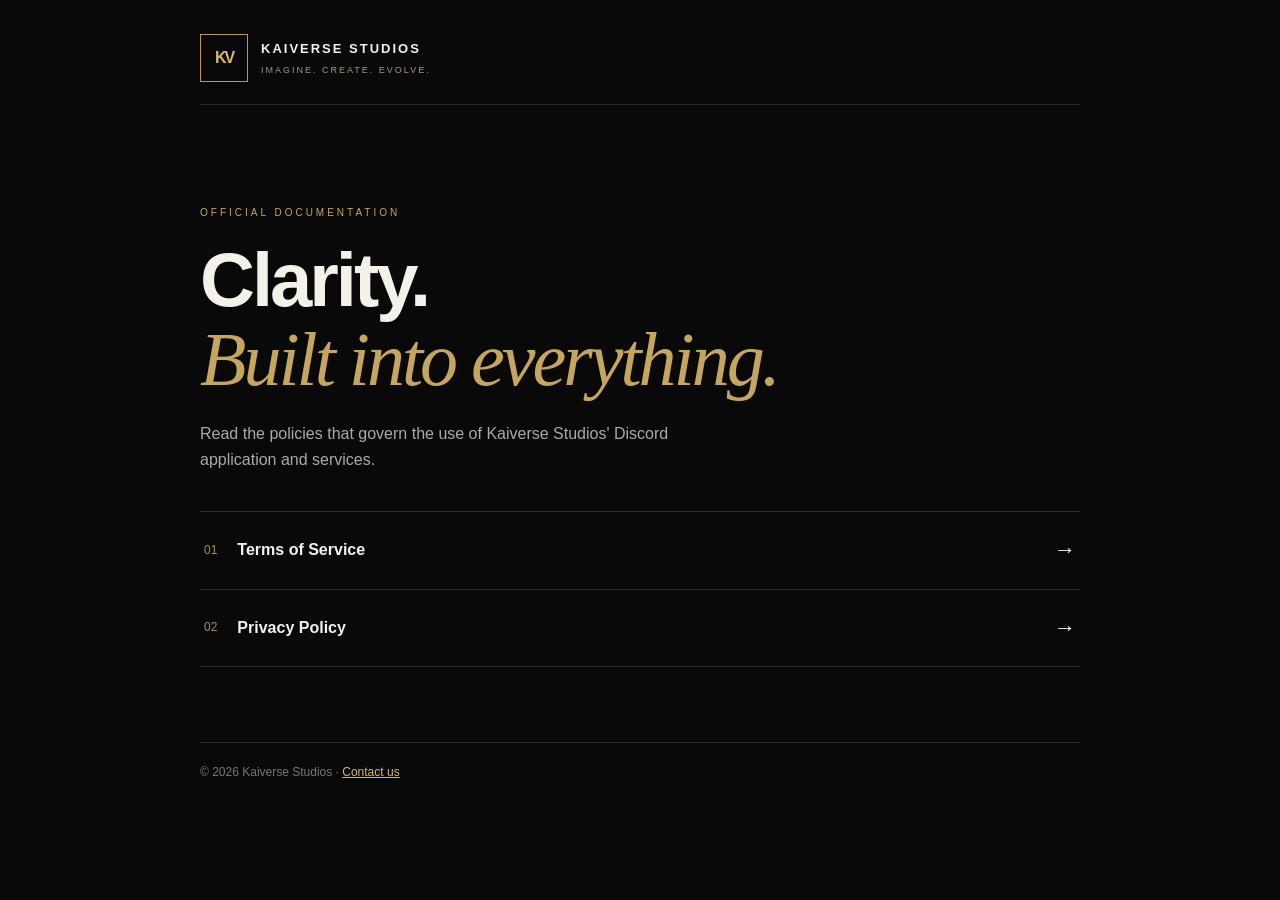
<file: index.html>
<!doctype html>
<html lang="en">
<head>
  <meta charset="utf-8">
  <meta name="viewport" content="width=device-width, initial-scale=1">
  <meta name="theme-color" content="#090909">
  <title>Kaiverse Studios | Legal</title>
  <link rel="stylesheet" href="styles.css">
</head>
<body>
  <main class="wrap">
    <header class="brand"><div class="mark">KV</div><div><strong>KAIVERSE STUDIOS</strong><span>IMAGINE. CREATE. EVOLVE.</span></div></header>
    <section class="hero">
      <p class="eyebrow">OFFICIAL DOCUMENTATION</p>
      <h1>Clarity.<br><em>Built into everything.</em></h1>
      <p class="intro">Read the policies that govern the use of Kaiverse Studios' Discord application and services.</p>
      <nav class="links">
        <a href="terms.html"><span>01</span><b>Terms of Service</b><i>→</i></a>
        <a href="privacy.html"><span>02</span><b>Privacy Policy</b><i>→</i></a>
      </nav>
    </section>
    <footer>© 2026 Kaiverse Studios · <a href="mailto:kaiversestudiosco@gmail.com">Contact us</a></footer>
  </main>
</body>
</html>
</file>
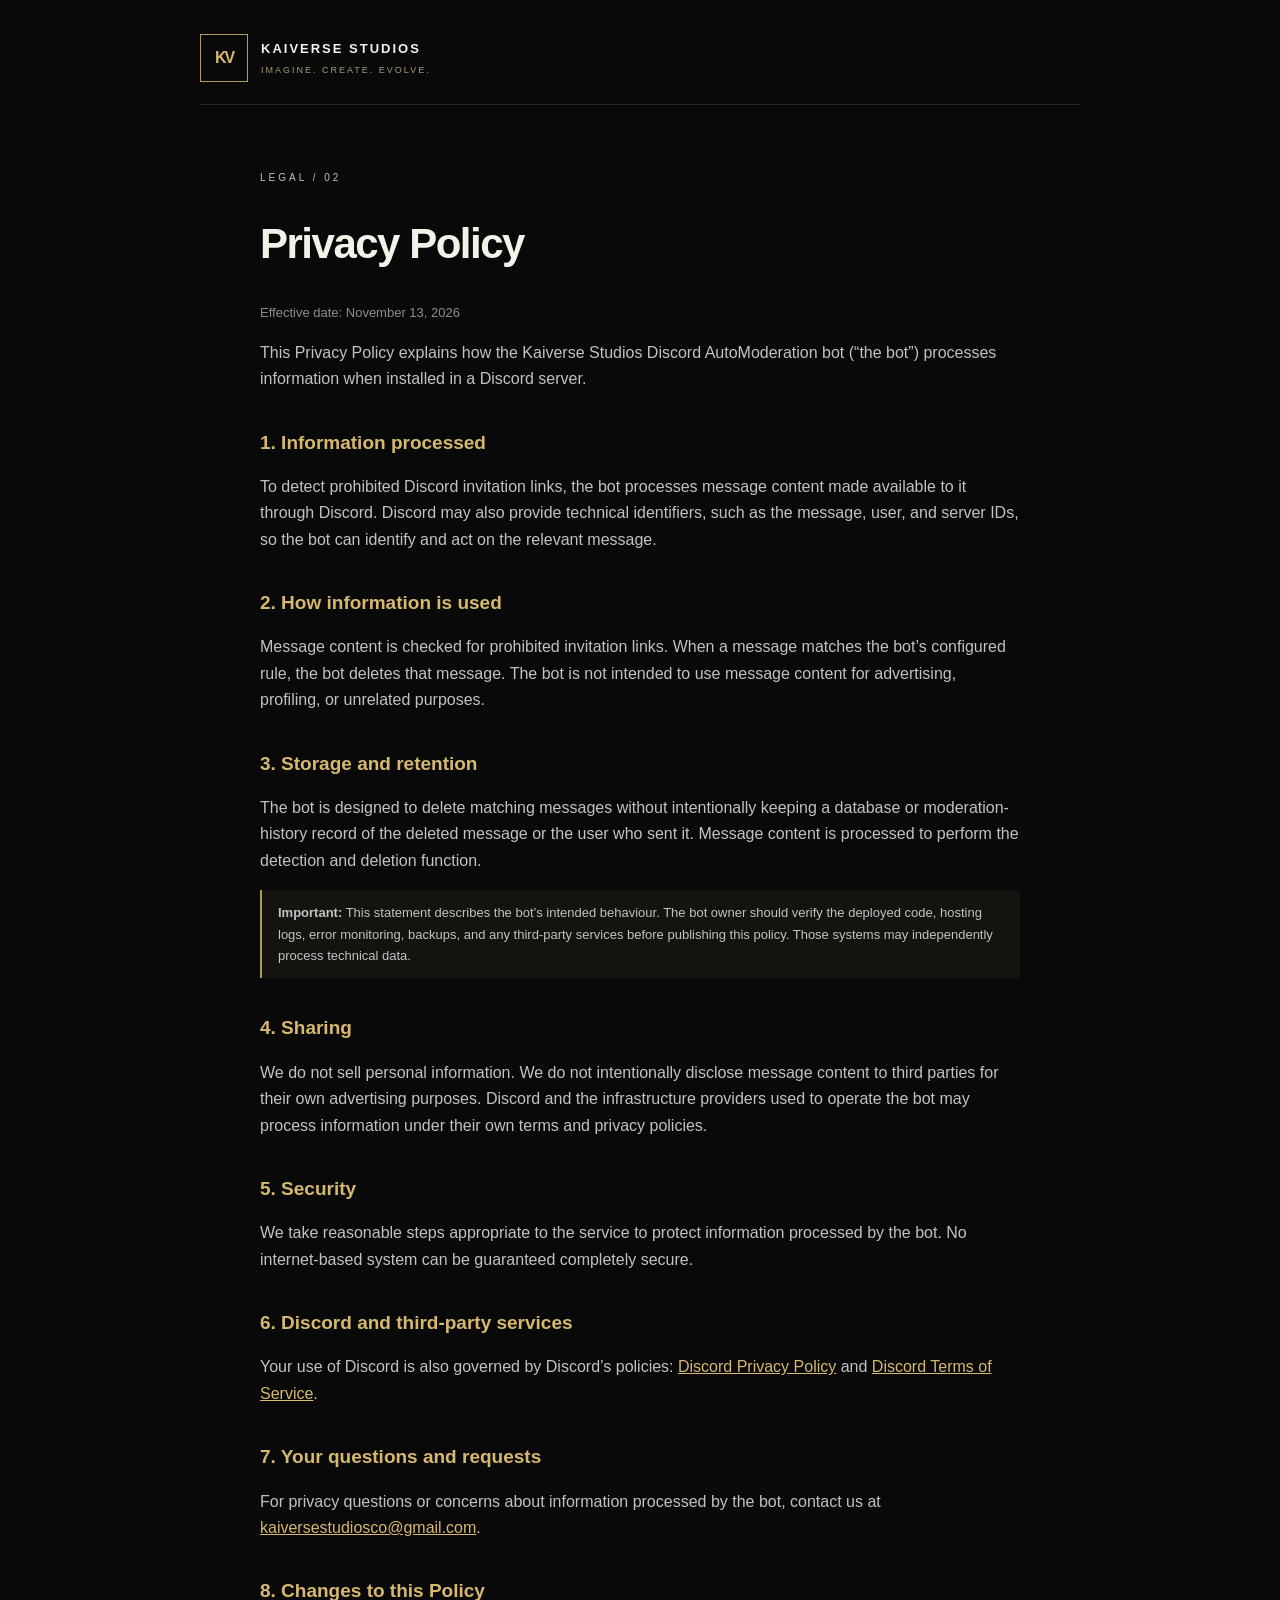
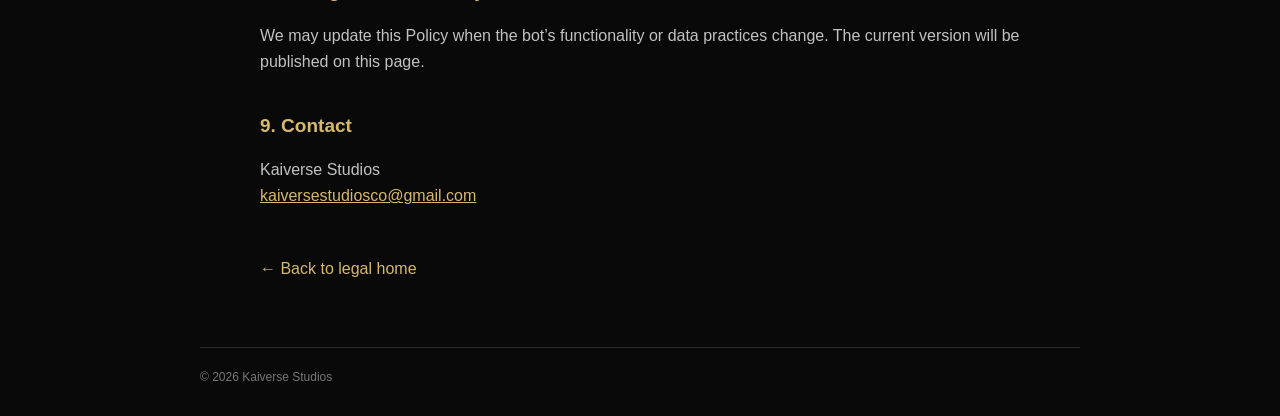
<file: privacy.html>
<!doctype html>
<html lang="en"><head><meta charset="utf-8"><meta name="viewport" content="width=device-width, initial-scale=1"><title>Privacy Policy | Kaiverse Studios</title><link rel="stylesheet" href="styles.css"></head>
<body><main class="wrap"><header class="brand"><div class="mark">KV</div><div><strong>KAIVERSE STUDIOS</strong><span>IMAGINE. CREATE. EVOLVE.</span></div></header>
<article class="doc"><p class="eyebrow">LEGAL / 02</p><h1>Privacy Policy</h1><p class="date">Effective date: November 13, 2026</p>
<p>This Privacy Policy explains how the Kaiverse Studios Discord AutoModeration bot (“the bot”) processes information when installed in a Discord server.</p>
<h2>1. Information processed</h2><p>To detect prohibited Discord invitation links, the bot processes message content made available to it through Discord. Discord may also provide technical identifiers, such as the message, user, and server IDs, so the bot can identify and act on the relevant message.</p>
<h2>2. How information is used</h2><p>Message content is checked for prohibited invitation links. When a message matches the bot’s configured rule, the bot deletes that message. The bot is not intended to use message content for advertising, profiling, or unrelated purposes.</p>
<h2>3. Storage and retention</h2><p>The bot is designed to delete matching messages without intentionally keeping a database or moderation-history record of the deleted message or the user who sent it. Message content is processed to perform the detection and deletion function.</p><p class="note"><strong>Important:</strong> This statement describes the bot’s intended behaviour. The bot owner should verify the deployed code, hosting logs, error monitoring, backups, and any third-party services before publishing this policy. Those systems may independently process technical data.</p>
<h2>4. Sharing</h2><p>We do not sell personal information. We do not intentionally disclose message content to third parties for their own advertising purposes. Discord and the infrastructure providers used to operate the bot may process information under their own terms and privacy policies.</p>
<h2>5. Security</h2><p>We take reasonable steps appropriate to the service to protect information processed by the bot. No internet-based system can be guaranteed completely secure.</p>
<h2>6. Discord and third-party services</h2><p>Your use of Discord is also governed by Discord’s policies: <a href="https://discord.com/privacy" target="_blank" rel="noopener">Discord Privacy Policy</a> and <a href="https://discord.com/terms" target="_blank" rel="noopener">Discord Terms of Service</a>.</p>
<h2>7. Your questions and requests</h2><p>For privacy questions or concerns about information processed by the bot, contact us at <a href="mailto:kaiversestudiosco@gmail.com">kaiversestudiosco@gmail.com</a>.</p>
<h2>8. Changes to this Policy</h2><p>We may update this Policy when the bot’s functionality or data practices change. The current version will be published on this page.</p>
<h2>9. Contact</h2><p>Kaiverse Studios<br><a href="mailto:kaiversestudiosco@gmail.com">kaiversestudiosco@gmail.com</a></p>
<a class="back" href="index.html">← Back to legal home</a></article><footer>© 2026 Kaiverse Studios</footer></main></body></html>
</file>
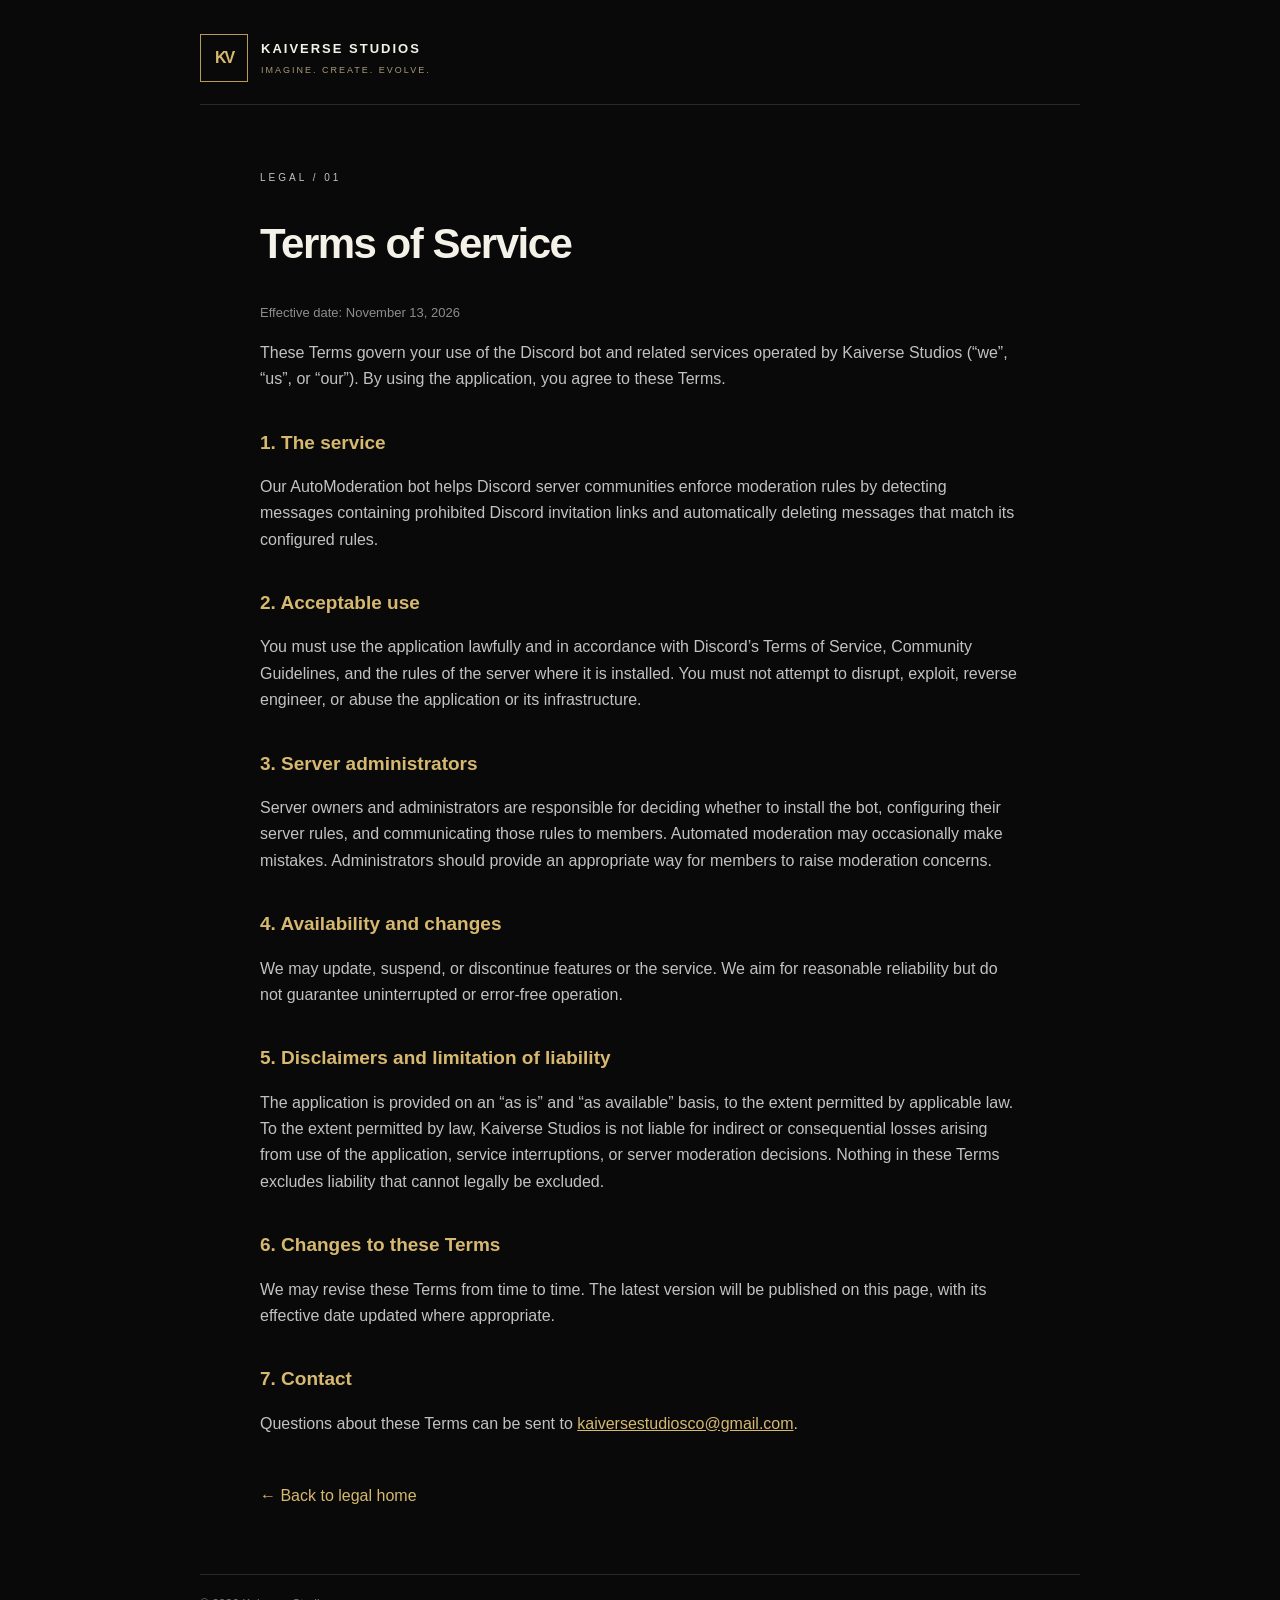
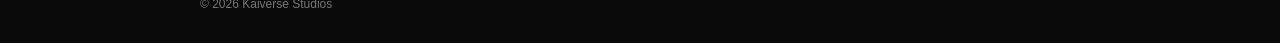
<file: terms.html>
<!doctype html>
<html lang="en"><head><meta charset="utf-8"><meta name="viewport" content="width=device-width, initial-scale=1"><title>Terms of Service | Kaiverse Studios</title><link rel="stylesheet" href="styles.css"></head>
<body><main class="wrap"><header class="brand"><div class="mark">KV</div><div><strong>KAIVERSE STUDIOS</strong><span>IMAGINE. CREATE. EVOLVE.</span></div></header>
<article class="doc"><p class="eyebrow">LEGAL / 01</p><h1>Terms of Service</h1><p class="date">Effective date: November 13, 2026</p>
<p>These Terms govern your use of the Discord bot and related services operated by Kaiverse Studios (“we”, “us”, or “our”). By using the application, you agree to these Terms.</p>
<h2>1. The service</h2><p>Our AutoModeration bot helps Discord server communities enforce moderation rules by detecting messages containing prohibited Discord invitation links and automatically deleting messages that match its configured rules.</p>
<h2>2. Acceptable use</h2><p>You must use the application lawfully and in accordance with Discord’s Terms of Service, Community Guidelines, and the rules of the server where it is installed. You must not attempt to disrupt, exploit, reverse engineer, or abuse the application or its infrastructure.</p>
<h2>3. Server administrators</h2><p>Server owners and administrators are responsible for deciding whether to install the bot, configuring their server rules, and communicating those rules to members. Automated moderation may occasionally make mistakes. Administrators should provide an appropriate way for members to raise moderation concerns.</p>
<h2>4. Availability and changes</h2><p>We may update, suspend, or discontinue features or the service. We aim for reasonable reliability but do not guarantee uninterrupted or error-free operation.</p>
<h2>5. Disclaimers and limitation of liability</h2><p>The application is provided on an “as is” and “as available” basis, to the extent permitted by applicable law. To the extent permitted by law, Kaiverse Studios is not liable for indirect or consequential losses arising from use of the application, service interruptions, or server moderation decisions. Nothing in these Terms excludes liability that cannot legally be excluded.</p>
<h2>6. Changes to these Terms</h2><p>We may revise these Terms from time to time. The latest version will be published on this page, with its effective date updated where appropriate.</p>
<h2>7. Contact</h2><p>Questions about these Terms can be sent to <a href="mailto:kaiversestudiosco@gmail.com">kaiversestudiosco@gmail.com</a>.</p>
<a class="back" href="index.html">← Back to legal home</a></article><footer>© 2026 Kaiverse Studios</footer></main></body></html>
</file>
<file: styles.css>
*{box-sizing:border-box}body{margin:0;background:#090909;color:#f4f1e9;font-family:Inter,Arial,sans-serif;line-height:1.65}.wrap{width:min(880px,calc(100% - 40px));margin:0 auto;padding:34px 0 28px}.brand{display:flex;align-items:center;gap:13px;border-bottom:1px solid #292929;padding-bottom:22px}.mark{width:48px;height:48px;border:1px solid #b99a55;color:#d6b86f;display:grid;place-items:center;font-weight:800;letter-spacing:-2px}.brand strong,.brand span{display:block;letter-spacing:2px}.brand strong{font-size:13px}.brand span{font-size:9px;color:#a99a78;margin-top:3px}.hero{padding:90px 0 75px}.eyebrow{font-size:10px;letter-spacing:3px;color:#c6a65c}.hero h1{font-size:clamp(42px,8vw,76px);line-height:1.04;letter-spacing:-3px;margin:18px 0}.hero h1 em{font-family:Georgia,serif;font-weight:400;color:#c6a65c}.intro{max-width:540px;color:#aaa;margin:22px 0 38px}.links{border-top:1px solid #303030}.links a{display:flex;align-items:center;gap:20px;padding:20px 4px;border-bottom:1px solid #303030;color:#f4f1e9;text-decoration:none}.links a:hover{color:#d6b86f}.links span{color:#a88d4f;font-size:12px}.links b{font-size:16px;font-weight:600}.links i{margin-left:auto;font-style:normal;font-size:22px}footer{border-top:1px solid #292929;padding-top:20px;color:#777;font-size:12px}a{color:#d6b86f}.doc{max-width:760px;margin:65px auto}.doc h1{font-size:42px;line-height:1.1;letter-spacing:-1.5px}.doc h2{font-size:19px;color:#d6b86f;margin-top:34px}.doc p,.doc li{color:#c2c2c2}.doc .date{color:#8d8d8d;font-size:13px}.back{display:inline-block;margin-top:30px;text-decoration:none}.note{border-left:2px solid #b99a55;padding:12px 16px;background:#15130f;color:#c7c0ae;font-size:13px}@media(max-width:600px){.hero{padding:65px 0 55px}.doc{margin:45px auto}.doc h1{font-size:34px}}
</file>
